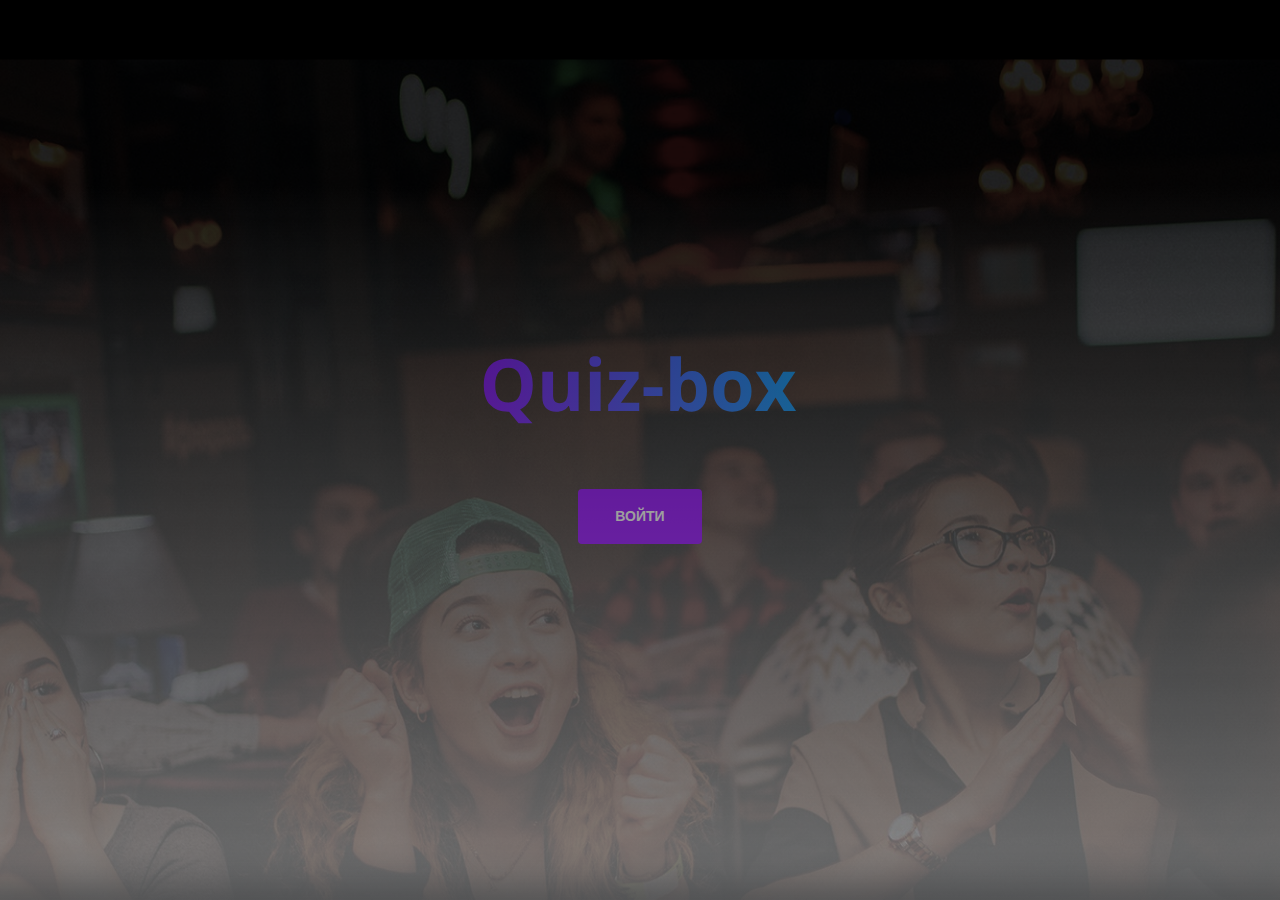
<file: index.html>
<!DOCTYPE html>
<html lang="ru">
<head>
    <meta charset="UTF-8">
    <meta http-equiv="X-UA-Compatible" content="IE=edge">
    <meta name="viewport" content="width=device-width, initial-scale=1.0">
    <link rel="stylesheet" href="main.css">
    <title>welcome_page</title>
</head>
<body>
    <div class="welcome">
        <div class="welcome_container">
            <div class="welcome_content">
                <img src="img/Quiz-box.svg" alt="logo" class="welcome_content-logo">
                <a href="main.html" class="button">войти</a>
            </div>
        </div>
    </div> 
</body>
</html>
</file>
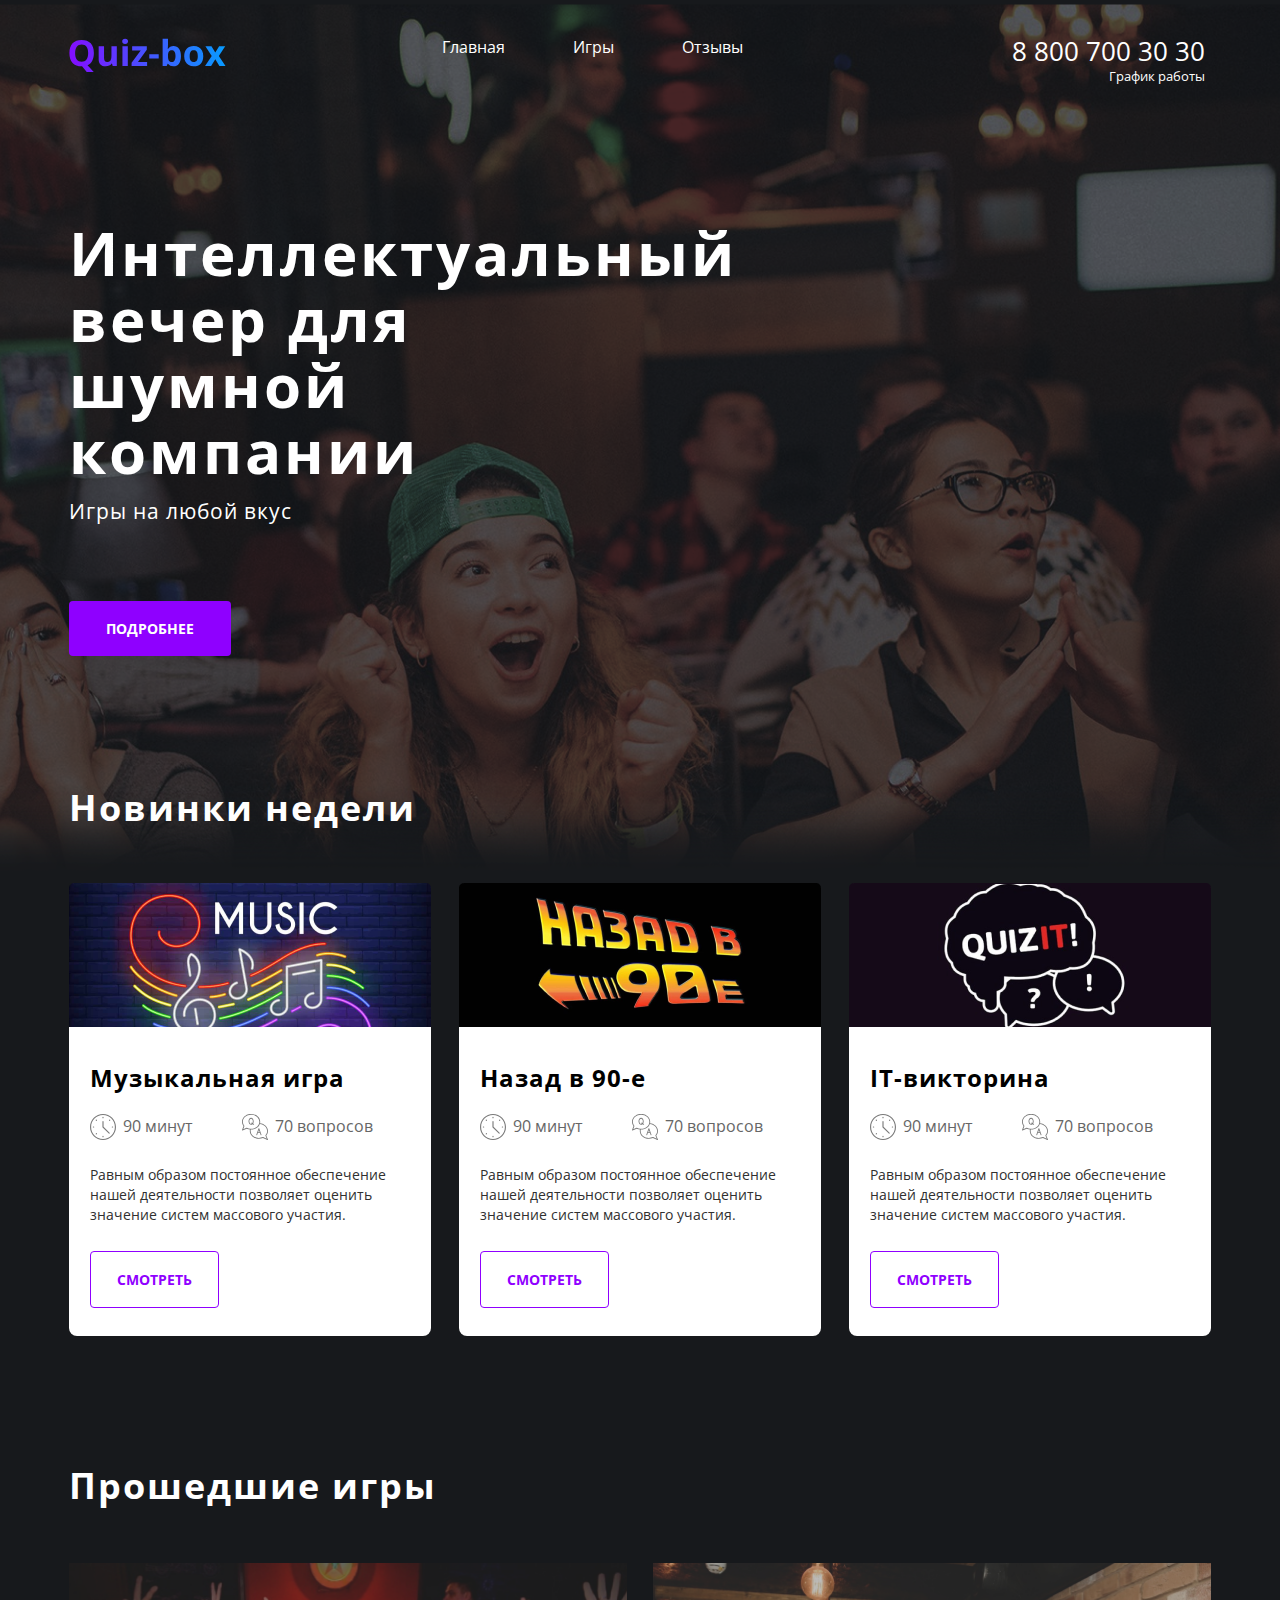
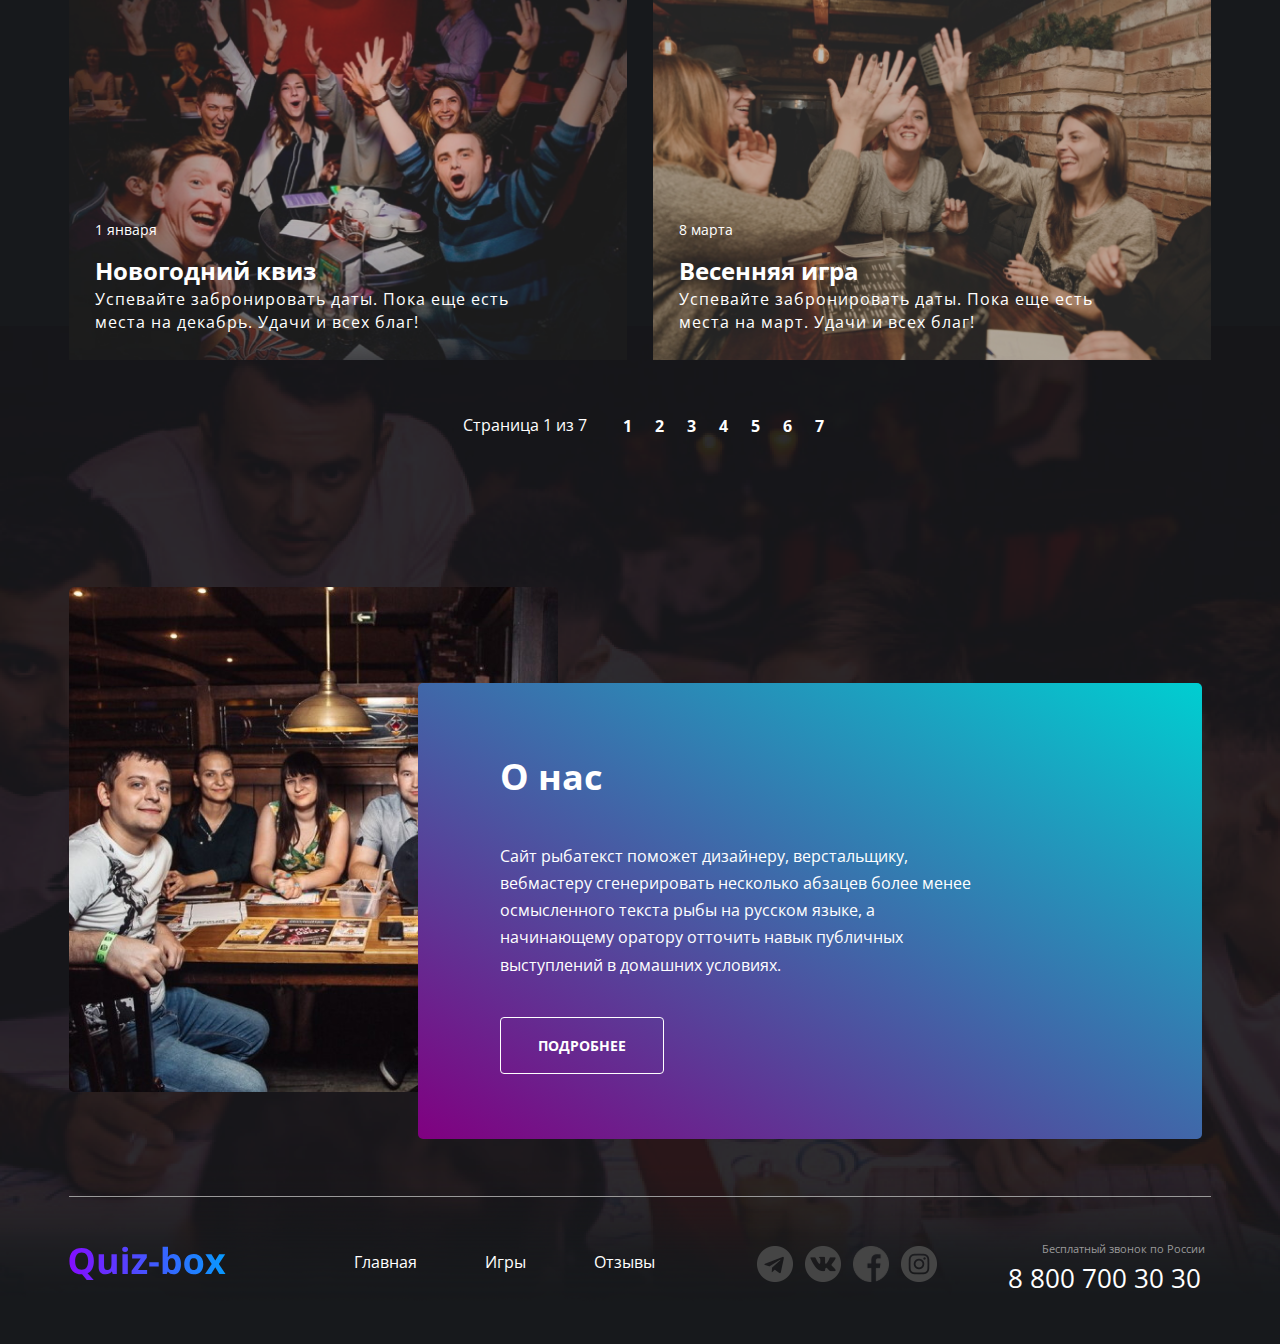
<file: main.html>
<!DOCTYPE html>
<html lang="ru">
<head>
    <meta charset="UTF-8">
    <meta http-equiv="X-UA-Compatible" content="IE=edge">
    <meta name="viewport" content="width=device-width, initial-scale=1.0">
    <link rel="preconnect" href="https://fonts.gstatic.com">
    <link href="https://fonts.googleapis.com/css2?family=Open+Sans:wght@400;600;700;800&display=swap" rel="stylesheet">
    <link rel="stylesheet" href="main.css">
    <title>Quiz-box</title>
</head>
<body>
    <div class="wrapper">
            <section class="hero">
                <div class="container">
                    <header class="header">
                        <a href="" class="hero__link">
                            <img src="img/Quiz-box.svg" alt="logo" class="logo welcome_content-logo">
                        </a>
                        <nav class="menu">
                            <ul class="menu__list">
                                <li class="menu__item">
                                    <a href="main.html" class="menu__link">Главная</a>
                                </li>
                                <li class="menu__item">
                                    <a href="services.html" class="menu__link">Игры</a>
                                </li>
                                <li class="menu__item">
                                    <a href="reviews.html" class="menu__link">Отзывы</a>
                                </li>
                            </ul>
                        </nav>                       
                        <address class="contacts">
                            <a href="" class="contacts__phone">8 800 700 30 30</a>
                            <div class="contacts__wrap">
                                <div class="contacts__workhours">
                                    <a href="#" class="contacts__link">График работы</a>
                                </div>
                                <div class="contacts__tooltip">
                                    <p>пн-вс: 09:00 - 20:00</p>
                                    <p>Обед: 14:00-14:30</p>
                                </div>
                            </div>
                        </address>
                    </header>
                    <div class="hero__content">
                        <div class="hero__text-section">
                            <h1 class="hero__title">Интеллектуальный вечер для шумной компании</h1>
                            <h4 class="hero__subtitle">Игры на любой вкус</h4>
                            <a href="#" class="button">подробнее</a>
                        </div>                   
                    </div>
                </div>
            </section> 
            <section class="section">
                <div class="container">
                    <div class="services">
                        <h2 class="services__title">Новинки недели</h2>
                        <ul class="services__list">
                            <li class="services__item">
                                <div class="service__img-wrap">
                                    <img src="img/music-quiz.png" alt="picture" class="services__img">
                                </div>
                                <div class="service__content">
                                    <h3 class="services__name">Музыкальная игра</h3>
                                    <ul class="service__circs">
                                        <li class="service__article">
                                            <img src="img/clock.svg" alt="pictureClok" class="service__article-img">
                                            <p>90 минут</p>
                                        </li>
                                        <li class="service__article">
                                            <img src="img/qa.svg" alt="pictureQuestions" class="service__article-img">
                                            <p>70 вопросов</p>
                                        </li>
                                    </ul>
                                    <div class="service__text">
                                        <p>
                                            Равным образом постоянное обеспечение нашей
                                            деятельности позволяет оценить значение систем массового участия.
                                        </p>
                                    </div>                                  
                                    <div class="service__button"><a href="#" class="button service__btn">смотреть</a></div>
                                </div>
                            </li>
                            <li class="services__item">
                                <div class="service__img-wrap">
                                    <img src="img/Group.png" alt="picture" class="services__img">
                                </div>
                                <div class="service__content">
                                    <h3 class="services__name">Назад в 90-е</h3>
                                    <ul class="service__circs">
                                        <li class="service__article">
                                            <img src="img/clock.svg" alt="pictureClok" class="service__article-img">
                                            <p>90 минут</p>
                                        </li>
                                        <li class="service__article">
                                            <img src="img/qa.svg" alt="pictureQuestions" class="service__article-img">
                                            <p>70 вопросов</p>
                                        </li>
                                    </ul>
                                    <div class="service__text">
                                        <p>
                                            Равным образом постоянное обеспечение нашей
                                            деятельности позволяет оценить значение систем массового участия.
                                        </p>
                                    </div>   
                                    <a href="#" class="button service__btn">смотреть</a>
                                </div>
                            </li>
                            <li class="services__item">
                                <div class="service__img-wrap">
                                    <img src="img/Group2.png" alt="picture" class="services__img">
                                </div>
                                <div class="service__content">
                                    <h3 class="services__name">IT-викторина</h3>
                                    <ul class="service__circs">
                                        <li class="service__article">
                                            <img src="img/clock.svg" alt="pictureClok" class="service__article-img">
                                            <p>90 минут</p>
                                        </li>
                                        <li class="service__article">
                                            <img src="img/qa.svg" alt="pictureQuestions" class="service__article-img">
                                            <p>70 вопросов</p>
                                        </li>
                                    </ul>
                                    <div class="service__text">
                                        <p>
                                            Равным образом постоянное обеспечение нашей
                                            деятельности позволяет оценить значение систем массового участия.
                                        </p>
                                    </div>   
                                    <a href="#" class="button service__btn">смотреть</a>
                                </div>
                            </li>
                        </ul>
                    </div>
                </div>
            </section>
            <section class="section">
                <div class="container">
                    <div class="news">
                        <h2 class="news__title">Прошедшие игры</h2>
                        <ul class="news__list">
                            <li class="news__item">
                                <img src="img/kto_gde_kviz__moskva_1_qg_large.png" alt="photo_quiz" class="news__picture">
                                <div class="news__text">
                                    <p class="news__date">1 января</p>
                                    <h4>Новогодний квиз</h4>
                                    <p class="news__description">Успевайте забронировать даты. Пока еще есть места на декабрь. Удачи и всех благ!</p>
                                </div>
                            </li>
                            <li class="news__item">
                                <img src="img/picturequiz.png" alt="photo_quiz" class="news__picture">
                                <div class="news__text">
                                    <p class="news__date">8 марта</p>
                                    <h4>Весенняя игра</h4>
                                    <p class="news__description">Успевайте забронировать даты. Пока еще есть места на март. Удачи и всех благ!</p>
                                </div>
                            </li>
                        </ul>
                        <div class="paginator">
                            <div class="paginator__display">Страница 1 из 7</div>
                            <ul class="paginator__list">
                                <li class="paginator__item pager__item-active"><a href="#" class="paginator__link">1</a></li>
                                <li class="paginator__item pager__item-active"><a href="#" class="paginator__link">2</a></li>
                                <li class="paginator__item pager__item-active"><a href="#" class="paginator__link">3</a></li>
                                <li class="paginator__item pager__item-active"><a href="#" class="paginator__link">4</a></li>
                                <li class="paginator__item pager__item-active"><a href="#" class="paginator__link">5</a></li>
                                <li class="paginator__item pager__item-active"><a href="#" class="paginator__link">6</a></li>
                                <li class="paginator__item pager__item-active"><a href="#" class="paginator__link">7</a></li>
                            </ul>
                        </div>
                    </div>
                </div>
            </section>
            <section class="section">
                <div class="container">
                    <div class="about">
                        <div class="about__content">
                            <h2 class="about__title">О нас</h2>
                            <div class="about__text">
                                <p>
                                    Сайт рыбатекст поможет дизайнеру, 
                                    верстальщику, вебмастеру сгенерировать несколько абзацев 
                                    более менее осмысленного текста рыбы на русском языке, 
                                    а начинающему оратору отточить навык публичных выступлений 
                                    в домашних условиях. 
                                </p>
                            </div>
                            <a href="#" class="button about__btn">Подробнее</a>
                        </div>
                    </div>
                </div>
            </section> 
            <section class="section">
                <div class="container">
                    <div class="footer">                    
                            <a href="" class="hero__link">
                                <img src="img/Quiz-box.svg" alt="logo" class="logo welcome_content-logo">
                            </a>
                            <nav class="menu">
                                <ul class="menu__list footer__menu__list">
                                    <li class="menu__item">
                                        <a href="main.html" class="menu__link">Главная</a>
                                    </li>
                                    <li class="menu__item">
                                        <a href="services.html" class="menu__link">Игры</a>
                                    </li>
                                    <li class="menu__item">
                                        <a href="reviews.html" class="menu__link">Отзывы</a>
                                    </li>
                                </ul>
                            </nav>
                            <ul class="social">
                                <li class="social__item social__item--icon--teleg">
                                    <a href="#" class="social__link"></a>
                                </li>
                                <li class="social__item social__item--icon--vk">
                                    <a href="#" class="social__link"></a>
                                </li>
                                <li class="social__item social__item--icon--face">
                                    <a href="#" class="social__link"></a>
                                </li>
                                <li class="social__item social__item--icon--insta">
                                    <a href="#" class="social__link"></a>
                                </li>
                            </ul>
                            <address class="contacts">
                                <div class="contacts__description">Бесплатный звонок по России</div>
                                <a href="" class="contacts__phone footer_contacts__phone">8 800 700 30 30</a>
                                <div class="contacts__wrap">
                                </div>
                            </address>
                       
                    </div>
                </div>
            </section>         
    </div>
</body>
</html>
</file>
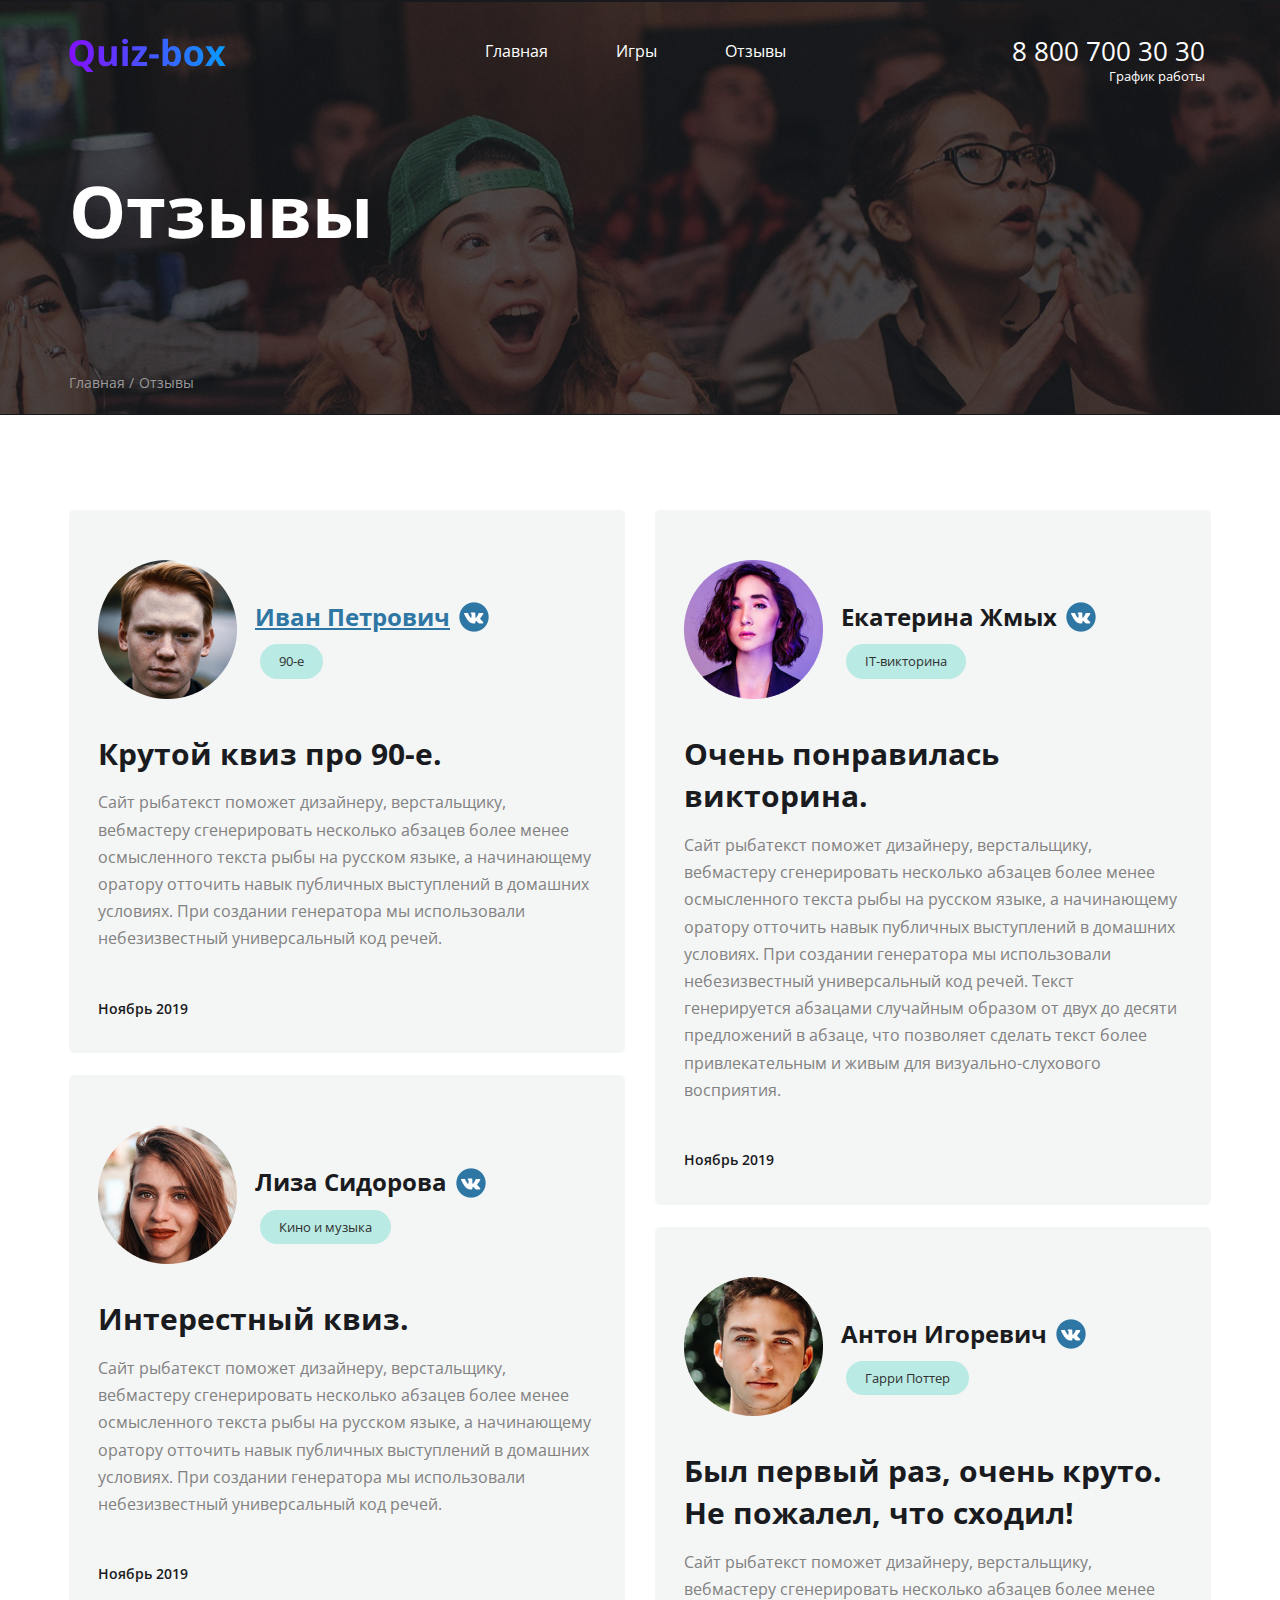
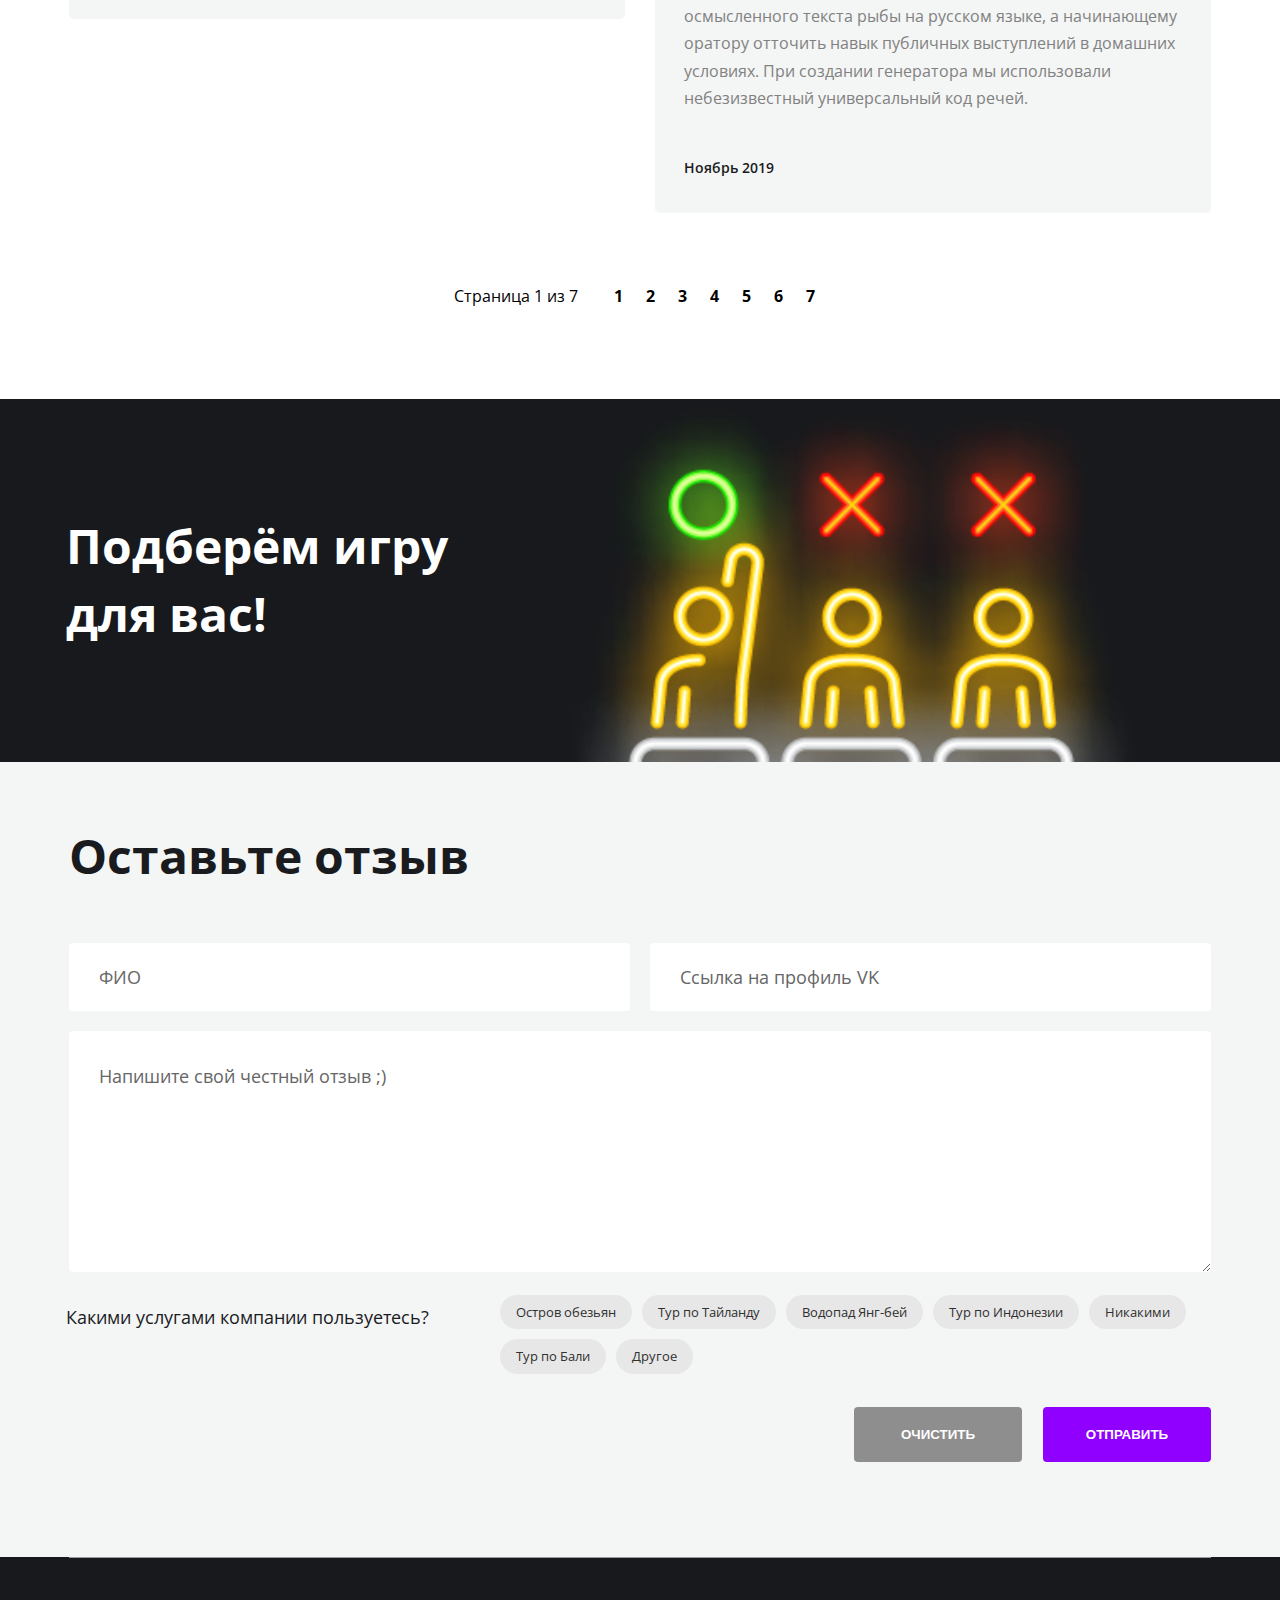
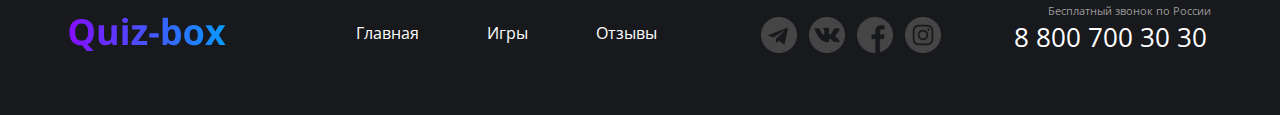
<file: reviews.html>
<!DOCTYPE html>
<html lang="ru">
<head>
    <meta charset="UTF-8">
    <meta http-equiv="X-UA-Compatible" content="IE=edge">
    <meta name="viewport" content="width=device-width, initial-scale=1.0">
    <link rel="preconnect" href="https://fonts.gstatic.com">
    <link href="https://fonts.googleapis.com/css2?family=Open+Sans:wght@400;600;700;800&display=swap" rel="stylesheet">
    <link rel="stylesheet" href="main.css">
    <title>reviews</title>
</head>
<body>
    <div class="wrapp">
        <section class="section top__line top__line_reviews">
            <div class="container">
                <header class="header header__services header__reviews">
                    <a href="" class="hero__link">
                        <img src="img/Quiz-box.svg" alt="logo" class="logo welcome_content-logo">
                    </a>
                    <nav class="menu">
                        <ul class="menu__list menu_list-services">
                            <li class="menu__item menu__item-services">
                                <a href="main.html" class="menu__link">Главная</a>
                            </li>
                            <li class="menu__item">
                                <a href="services.html" class="menu__link">Игры</a>
                            </li>
                            <li class="menu__item">
                                <a href="reviews.html" class="menu__link">Отзывы</a>
                            </li>
                        </ul>
                    </nav>                       
                    <address class="contacts">
                        <a href="" class="contacts__phone">8 800 700 30 30</a>
                        <div class="contacts__wrap">
                            <div class="contacts__workhours">
                                <a href="#" class="contacts__link">График работы</a>
                            </div>
                            <div class="contacts__tooltip">
                                <p>пн-вс: 09:00 - 20:00</p>
                                <p>Обед: 14:00-14:30</p>
                            </div>
                        </div>
                    </address>
                </header>
                <div class="hero__content service-hero__content">
                    <div class="hero__text-section">
                        <h1 class="hero__title service-hero__title reviews__hero_title">Отзывы</h1>
                    </div>
                    <nav class="breadcrumbs">
                        <ul class="breadcrumbs__list">
                            <li class="breadcrumbs__item">
                                <a href="main.html" class="breadcrumbs__link">Главная</a>
                            </li>
                            <li class="breadcrumbs__item">
                                <a href="reviews.html" class="breadcrumbs__link">Отзывы</a>
                            </li>
                        </ul>                         
                    </nav>
                </div>               
            </div>
        </section>
        <section class="section">
            <div class="container">
                <div class="rewiews">
                    <ul class="rewiews__list">
                        <li class="rewiews__item rewiew">
                            <div class="reviews__item-head">
                                <div class="reviews__photo">
                                    <img src="img/avatar1.png" alt="avatar" class="rewiews__img">
                                </div>
                                <div class="reviews__userdata">
                                    <a href="#" class="reviews__user reviews__user-active">Иван Петрович</a>
                                    <ul class="reviews__tags">
                                        <li class="reviews__tag_item tag tag--bg--blue">90-е</li>
                                    </ul>
                                </div>
                            </div>
                            
                            <div class="reviews__content">
                                <h3 class="reviews__title">Крутой квиз про 90-е.</h3>
                                <div class="reviews__content--text">
                                    <p>
                                        Сайт рыбатекст поможет дизайнеру, верстальщику, вебмастеру 
                                        сгенерировать несколько абзацев более менее осмысленного текста рыбы на русском 
                                        языке, а 
                                        начинающему оратору отточить навык публичных выступлений в домашних условиях. 
                                        При создании генератора мы использовали небезизвестный универсальный код речей. 
                                    </p>
                                </div>  
                                <time class="reviews__date">Ноябрь 2019</time>
                            </div>
                        </li>
                        <li class="rewiews__item rewiew">
                            <div class="reviews__item-head">
                                <div class="reviews__photo">
                                    <img src="img/avatar3.png" alt="avatar" class="rewiews__img">
                                </div>
                                <div class="reviews__userdata">
                                    <a href="#" class="reviews__user">Лиза Сидорова</a>
                                    <ul class="reviews__tags">
                                        <li class="reviews__tag_item tag tag--bg--blue">Кино и музыка</li>
                                    </ul>
                                </div>
                            </div>
                            
                            <div class="reviews__content">
                                <h3 class="reviews__title">Интерестный квиз.</h3>
                                <div class="reviews__content--text">
                                    <p>
                                        Сайт рыбатекст поможет дизайнеру, верстальщику, вебмастеру 
                                        сгенерировать несколько абзацев более менее осмысленного текста рыбы на русском 
                                        языке, а 
                                        начинающему оратору отточить навык публичных выступлений в домашних условиях. 
                                        При создании генератора мы использовали небезизвестный универсальный код речей. 
                                    </p>
                                </div>  
                                <time class="reviews__date">Ноябрь 2019</time>
                            </div>
                        </li>
                        <li class="rewiews__item rewiew">
                            <div class="reviews__item-head">
                                <div class="reviews__photo">
                                    <img src="img/avatar2.png" alt="avatar" class="rewiews__img">
                                </div>
                                <div class="reviews__userdata">
                                    <a href="#" class="reviews__user">Екатерина Жмых</a>
                                    <ul class="reviews__tags">
                                        <li class="reviews__tag_item tag tag--bg--blue">IT-викторина</li>
                                    </ul>
                                </div>
                            </div>
                            
                            <div class="reviews__content">
                                <h3 class="reviews__title">Очень понравилась викторина.</h3>
                                <div class="reviews__content--text">
                                    <p>
                                        Сайт рыбатекст поможет дизайнеру, верстальщику, вебмастеру сгенерировать несколько абзацев 
                                        более менее осмысленного текста рыбы на русском языке, а начинающему оратору отточить навык 
                                        публичных выступлений в домашних условиях. При создании генератора мы использовали 
                                        небезизвестный универсальный код речей. Текст генерируется абзацами случайным образом 
                                        от двух до десяти предложений в абзаце,
                                         что позволяет сделать текст более привлекательным и живым для визуально-слухового восприятия.
                                    </p>
                                </div>  
                                <time class="reviews__date">Ноябрь 2019</time>
                            </div>
                        </li>
                        <li class="rewiews__item rewiew">
                            <div class="reviews__item-head">
                                <div class="reviews__photo">
                                    <img src="img/avatar4.png" alt="avatar" class="rewiews__img">
                                </div>
                                <div class="reviews__userdata">
                                    <a href="#" class="reviews__user">Антон Игоревич</a>
                                    <ul class="reviews__tags">
                                        <li class="reviews__tag_item tag tag--bg--blue">Гарри Поттер</li>
                                    </ul>
                                </div>
                            </div>                         
                            <div class="reviews__content">
                                <h3 class="reviews__title">Был первый раз, очень круто. Не пожалел, что сходил! </h3>
                                <div class="reviews__content--text">
                                    <p>
                                        Сайт рыбатекст поможет дизайнеру, верстальщику, вебмастеру 
                                        сгенерировать несколько абзацев более менее осмысленного текста рыбы на русском 
                                        языке, а 
                                        начинающему оратору отточить навык публичных выступлений в домашних условиях. 
                                        При создании генератора мы использовали небезизвестный универсальный код речей. 
                                    </p>
                                </div>  
                                <time class="reviews__date">Ноябрь 2019</time>
                            </div>
                        </li>
                    </ul>
                    <div class="paginator paginator-color">
                        <div class="paginator__display paginator-display__services">Страница 1 из 7</div>
                        <ul class="paginator__list paginator__list-services">
                            <li class="paginator__item pager__item-active">
                                <a href="#" class="paginator__link paginator__link-color">1</a>
                            </li>
                            <li class="paginator__item pager__item-active">
                                <a href="#" class="paginator__link paginator__link-color">2</a>
                            </li>
                            <li class="paginator__item pager__item-active">
                                <a href="#" class="paginator__link paginator__link-color">3</a>
                            </li>
                            <li class="paginator__item pager__item-active">
                                <a href="#" class="paginator__link paginator__link-color">4</a>
                            </li>
                            <li class="paginator__item pager__item-active">
                                <a href="#" class="paginator__link paginator__link-color">5</a>
                            </li>
                            <li class="paginator__item pager__item-active">
                                <a href="#" class="paginator__link paginator__link-color">6</a>
                            </li>
                            <li class="paginator__item pager__item-active">
                                <a href="#" class="paginator__link paginator__link-color">7</a>
                            </li>
                        </ul>
                    </div>
                </div>
            </div>
        </section>
        <section class="separator">
            <div class="container">
                <div class="separator__content">
                    <h2 class="separator__title">Подберём игру для вас!</h2>
                </div>
            </div>
        </section>
        <section class="inner-section inner-section--bg--gray">
            <div class="container">
                <div class="inner-section__title">
                    <h2>Оставьте отзыв</h2> 
                    </div>
                    <form class="form">
                        <div class="form__row">
                            <input type="text" placeholder="ФИО" class="form__input">
                            <input type="text" placeholder="Ссылка на профиль VK" class="form__input">
                        </div>
                        <div class="form__row form-row_textarea">
                            <textarea placeholder="Напишите свой честный отзыв ;)" class="form__input form__input--textarea"></textarea>
                        </div>
                        <div class="form__controls">
                            <div class="form__controls__title">
                                <p>Какими услугами компании пользуетесь?</p>
                            </div>
                            <ul class="controls__list">
                                <li class="controls__item">
                                    <label class="controls__elem">
                                        <input type="checkbox" class="controls__chekbox">
                                        <div class="tag controls__tag">Остров обезьян</div>
                                    </label>
                                </li>
                                <li class="controls__item">
                                    <label class="controls__elem">
                                        <input type="checkbox" class="controls__chekbox">
                                        <div class="tag controls__tag">Тур по Тайланду</div>
                                    </label>
                                </li>
                                <li class="controls__item">
                                    <label class="controls__elem">
                                        <input type="checkbox" class="controls__chekbox">
                                        <div class="tag controls__tag">Водопад Янг-бей</div>
                                    </label>
                                </li>
                                <li class="controls__item">
                                    <label class="controls__elem">
                                        <input type="checkbox" class="controls__chekbox">
                                        <div class="tag controls__tag">Тур по Индонезии</div>
                                    </label>
                                </li>
                                <li class="controls__item">
                                    <label class="controls__elem">
                                        <input type="checkbox" class="controls__chekbox">
                                        <div class="tag controls__tag">Никакими</div>
                                    </label>
                                </li>
                                <li class="controls__item">
                                    <label class="controls__elem">
                                        <input type="checkbox" class="controls__chekbox">
                                        <div class="tag controls__tag">Тур по Бали</div>
                                    </label>
                                </li>
                                <li class="controls__item">
                                    <label class="controls__elem">
                                        <input type="checkbox" class="controls__chekbox">
                                        <div class="tag controls__tag">Другое</div>
                                    </label>
                                </li>
                            </ul>
                        </div>
                        <div class="form__btns">
                            <button type="reset" class="button form__btn btn--color--grey">очистить</button>
                            <button type="submit" class="button form__btn btn--color--purple">отправить</button>
                        </div>
                    </form>
                </div>
            
        </section>
        <section class="section footer-wrap">
            <div class="container">
                <div class="footer footer__services">                    
                        <a href="" class="hero__link">
                            <img src="img/Quiz-box.svg" alt="logo" class="logo welcome_content-logo">
                        </a>
                        <nav class="menu">
                            <ul class="menu__list footer__menu__list">
                                <li class="menu__item">
                                    <a href="main.html" class="menu__link">Главная</a>
                                </li>
                                <li class="menu__item">
                                    <a href="services.html" class="menu__link">Игры</a>
                                </li>
                                <li class="menu__item">
                                    <a href="reviews.html" class="menu__link">Отзывы</a>
                                </li>
                            </ul>
                        </nav>
                        <ul class="social">
                            <li class="social__item social__item--icon--teleg">
                                <a href="#" class="social__link"></a>
                            </li>
                            <li class="social__item social__item--icon--vk">
                                <a href="#" class="social__link"></a>
                            </li>
                            <li class="social__item social__item--icon--face">
                                <a href="#" class="social__link"></a>
                            </li>
                            <li class="social__item social__item--icon--insta">
                                <a href="#" class="social__link"></a>
                            </li>
                        </ul>
                        <address class="contacts contacts__services">
                            <div class="contacts__description">Бесплатный звонок по России</div>
                            <a href="" class="contacts__phone footer_contacts__phone phone__services">8 800 700 30 30</a>
                            <div class="contacts__wrap">
                            </div>
                        </address>                  
                </div>
            </div>
        </section>
</body>
</html>
</file>
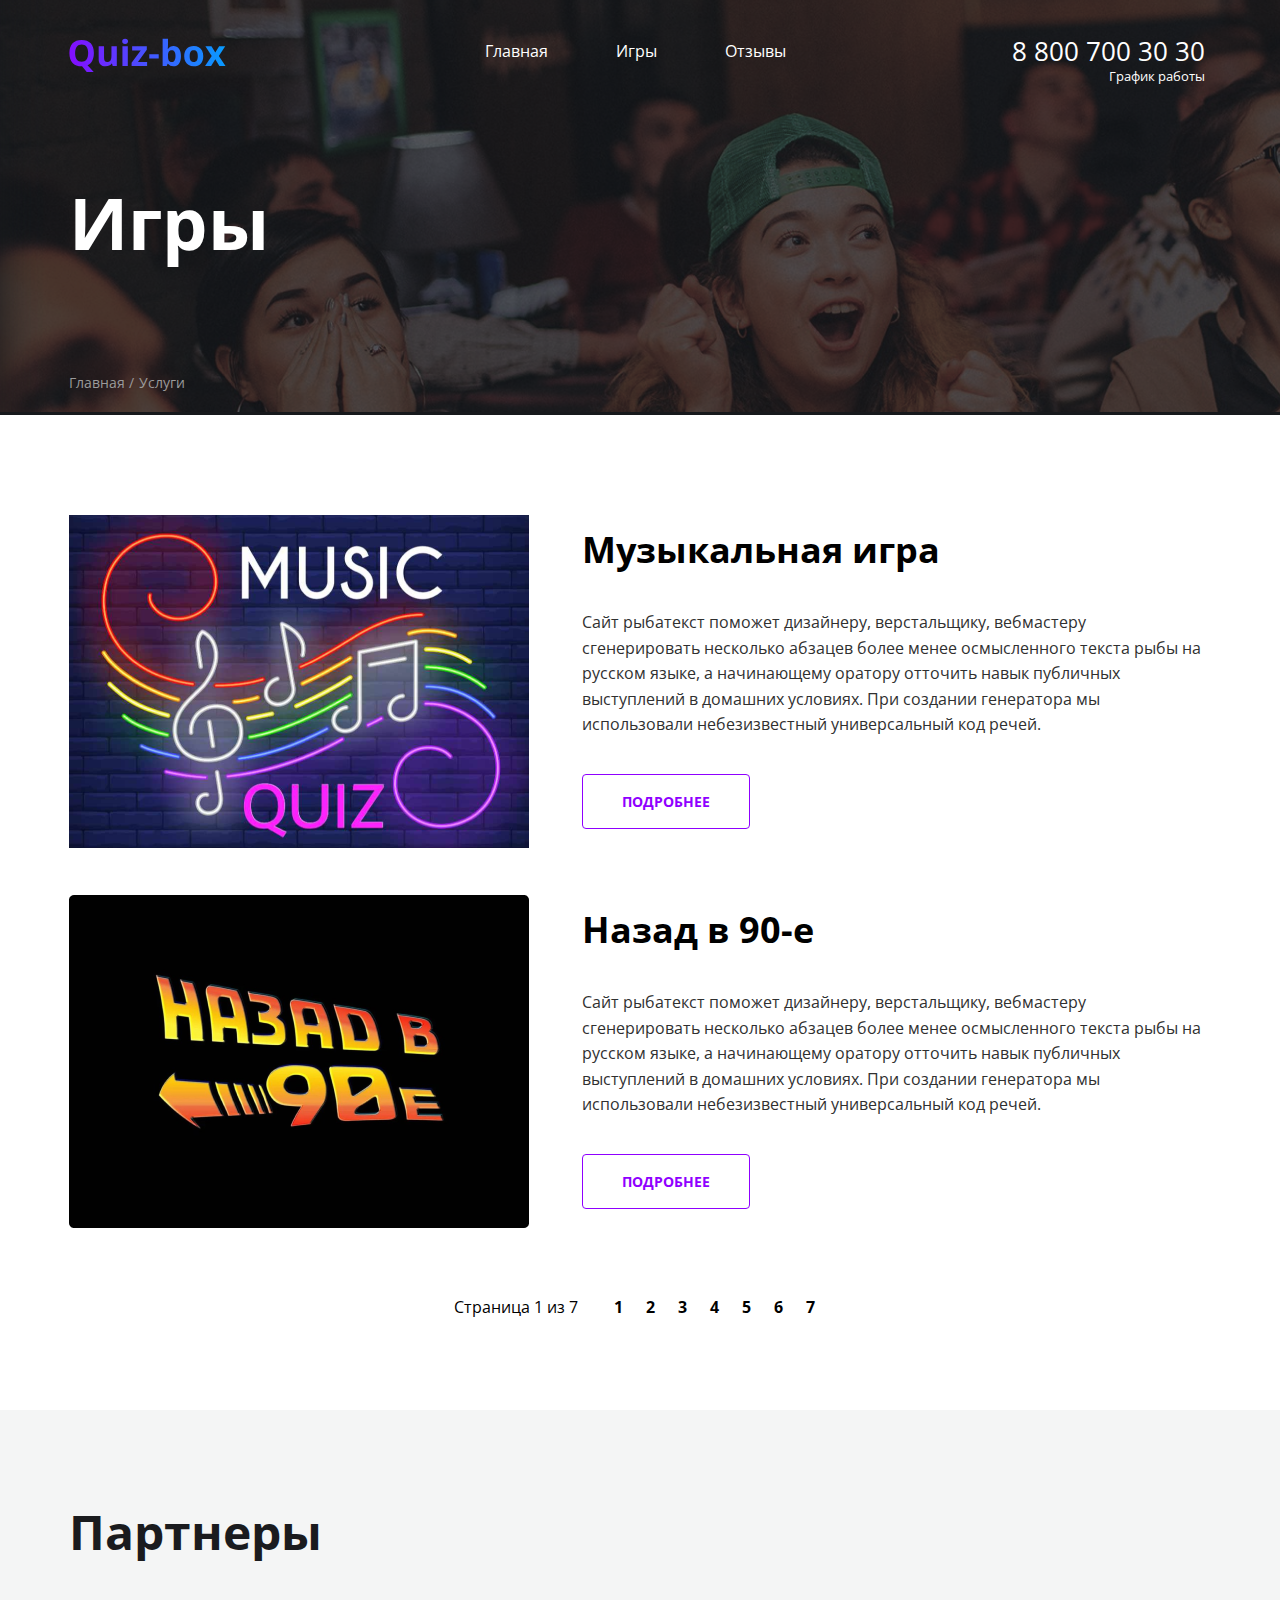
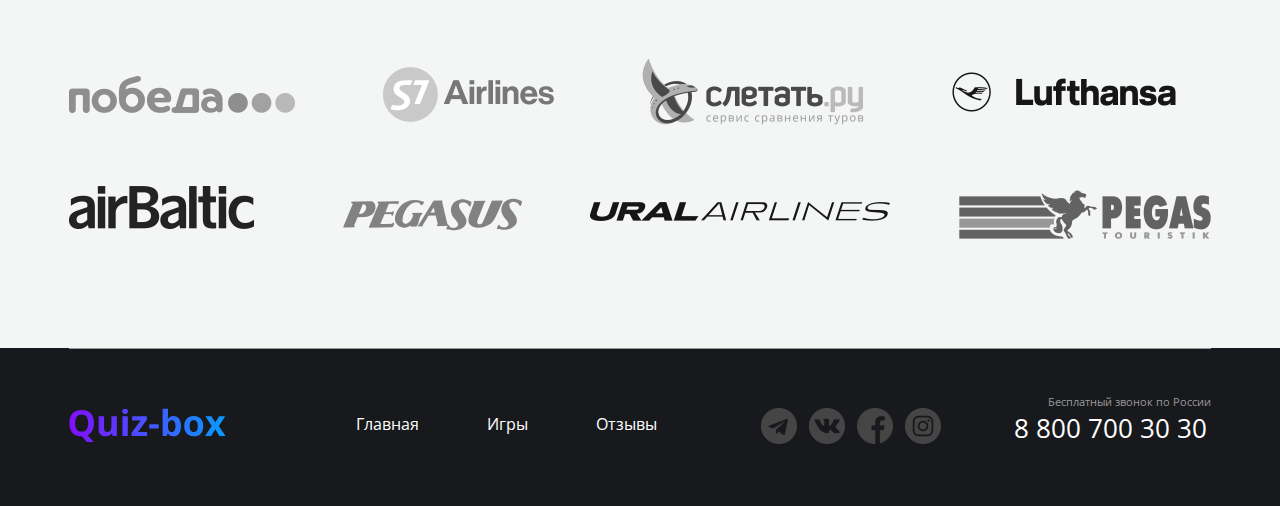
<file: services.html>
<!DOCTYPE html>
<html lang="ru">
<head>
    <meta charset="UTF-8">
    <meta http-equiv="X-UA-Compatible" content="IE=edge">
    <meta name="viewport" content="width=device-width, initial-scale=1.0">
    <link rel="preconnect" href="https://fonts.gstatic.com">
    <link href="https://fonts.googleapis.com/css2?family=Open+Sans:wght@400;600;700;800&display=swap" rel="stylesheet">
    <link rel="stylesheet" href="main.css">
    <title>Services</title>
</head>
<body>
    <div class="wrapp">
        <section class="section top__line">
            <div class="container">
                <header class="header header__services">
                    <a href="" class="hero__link">
                        <img src="img/Quiz-box.svg" alt="logo" class="logo welcome_content-logo">
                    </a>
                    <nav class="menu">
                        <ul class="menu__list menu_list-services">
                            <li class="menu__item menu__item-services">
                                <a href="main.html" class="menu__link">Главная</a>
                            </li>
                            <li class="menu__item">
                                <a href="services.html" class="menu__link">Игры</a>
                            </li>
                            <li class="menu__item">
                                <a href="reviews.html" class="menu__link">Отзывы</a>
                            </li>
                        </ul>
                    </nav>                       
                    <address class="contacts">
                        <a href="" class="contacts__phone">8 800 700 30 30</a>
                        <div class="contacts__wrap">
                            <div class="contacts__workhours">
                                <a href="#" class="contacts__link">График работы</a>
                            </div>
                           <div class="contacts__tooltip">
                                <p>пн-вс: 09:00 - 20:00</p>
                                <p>Обед: 14:00-14:30</p>
                            </div>
                        </div>
                    </address>
                </header>
                <div class="hero__content service-hero__content">
                    <div class="hero__text-section">
                        <h1 class="hero__title service-hero__title">Игры</h1>
                    </div>
                    <nav class="breadcrumbs">
                        <ul class="breadcrumbs__list">
                            <li class="breadcrumbs__item">
                                <a href="main.html" class="breadcrumbs__link">Главная</a>
                            </li>
                            <li class="breadcrumbs__item">
                                <a href="services.html" class="breadcrumbs__link">Услуги</a>
                            </li>
                        </ul>                         
                    </nav>
                </div>               
            </div>
        </section>
        <section class="section">
            <div class="container">
                <div class="offers">
                    <ul class="offers__list">
                        <li class="offers__item">
                            <img src="img/music-quiz 1.png" alt="picture" class="offers__img">
                            <div class="offers__content">
                                <h3 class="offers__title">Музыкальная игра</h3>
                                <div class="offers__text">
                                    <p> 
                                       Сайт рыбатекст поможет дизайнеру, верстальщику, вебмастеру сгенерировать 
                                       несколько абзацев более менее осмысленного текста рыбы на русском языке, 
                                       а начинающему оратору отточить навык публичных выступлений в домашних условиях. 
                                       При создании генератора мы использовали небезизвестный универсальный код речей. 
                                    </p>
                                </div>
                                <a href="#" class="button offers__btn">Подробнее</a>
                            </div>
                        </li>
                        <li class="offers__item">
                            <img src="img/pic_90.png" alt="picture" class="offers__img">
                            <div class="offers__content">
                                <h3 class="offers__title">Назад в 90-е</h3>
                                <div class="offers__text">
                                    <p> 
                                       Сайт рыбатекст поможет дизайнеру, верстальщику, вебмастеру сгенерировать 
                                       несколько абзацев более менее осмысленного текста рыбы на русском языке, 
                                       а начинающему оратору отточить навык публичных выступлений в домашних условиях. 
                                       При создании генератора мы использовали небезизвестный универсальный код речей. 
                                    </p>
                                </div>
                                <a href="#" class="button offers__btn">Подробнее</a>
                            </div>
                        </li>
                    </ul>
                    <div class="paginator paginator-color">
                        <div class="paginator__display paginator-display__services">Страница 1 из 7</div>
                        <ul class="paginator__list paginator__list-services">
                            <li class="paginator__item pager__item-active">
                                <a href="#" class="paginator__link paginator__link-color">1</a>
                            </li>
                            <li class="paginator__item pager__item-active">
                                <a href="#" class="paginator__link paginator__link-color">2</a>
                            </li>
                            <li class="paginator__item pager__item-active">
                                <a href="#" class="paginator__link paginator__link-color">3</a>
                            </li>
                            <li class="paginator__item pager__item-active">
                                <a href="#" class="paginator__link paginator__link-color">4</a>
                            </li>
                            <li class="paginator__item pager__item-active">
                                <a href="#" class="paginator__link paginator__link-color">5</a>
                            </li>
                            <li class="paginator__item pager__item-active">
                                <a href="#" class="paginator__link paginator__link-color">6</a>
                            </li>
                            <li class="paginator__item pager__item-active">
                                <a href="#" class="paginator__link paginator__link-color">7</a>
                            </li>
                        </ul>
                    </div>
                </div>
            </div>
        </section>
        <section class="section partners-wrap">
            <div class="container">
                <div class="partners">
                    <h2 class="partners__title">Партнеры</h2>
                    <div class="partners__logos">
                        <ul class="partners__list">
                            <li class="partners__item partners__item-pobeda">
                                <a href="#" class="partners__link">
                                    <!--<img src="img/pobeda.svg" alt="logo" class="partners__img">-->
                                </a>
                            </li>
                            <li class="partners__item partners__item-s7">
                                <a href="#" class="partners__link">
                                     <!--<img src="img/s7.svg" alt="logo" class="partners__img">-->
                                </a>
                            </li>
                            <li class="partners__item">
                                <a href="#" class="partners__link">
                                    <img src="img/lets-fly.svg" alt="logo" class="partners__img">
                                </a>
                            </li>
                            <li class="partners__item">
                                <a href="#" class="partners__link">
                                    <img src="img/lufthansa.svg" alt="logo" class="partners__img">
                                </a>
                            </li>
                            <li class="partners__item partners__item-airbaltic">
                                <a href="#" class="partners__link">
                                  <!--  <img src="img/airbaltic.svg" alt="logo" class="partners__img">-->
                                </a>
                            </li>
                            <li class="partners__item partners__item-pegasus">
                                <a href="#" class="partners__link">
                                   <!-- <img src="img/pegasus.svg" alt="logo" class="partners__img">-->
                                </a>
                            </li>
                            <li class="partners__item">
                                <a href="#" class="partners__link">
                                    <img src="img/ural.svg" alt="logo" class="partners__img">
                                </a>
                            </li>
                            <li class="partners__item partners__item-pegas">
                                <a href="#" class="partners__link">
                                     <!--<img src="img/pegas.svg" alt="logo" class="partners__img">-->
                                </a>
                            </li>
                        </ul>
                    </div>
                </div>
            </div>
        </section>
        <section class="section footer-wrap">
            <div class="container">
                <div class="footer footer__services">                    
                        <a href="" class="hero__link">
                            <img src="img/Quiz-box.svg" alt="logo" class="logo welcome_content-logo">
                        </a>
                        <nav class="menu">
                            <ul class="menu__list footer__menu__list">
                                <li class="menu__item">
                                    <a href="main.html" class="menu__link">Главная</a>
                                </li>
                                <li class="menu__item">
                                    <a href="services.html" class="menu__link">Игры</a>
                                </li>
                                <li class="menu__item">
                                    <a href="reviews.html" class="menu__link">Отзывы</a>
                                </li>
                            </ul>
                        </nav>
                        <ul class="social">
                            <li class="social__item social__item--icon--teleg">
                                <a href="#" class="social__link"></a>
                            </li>
                            <li class="social__item social__item--icon--vk">
                                <a href="#" class="social__link"></a>
                            </li>
                            <li class="social__item social__item--icon--face">
                                <a href="#" class="social__link"></a>
                            </li>
                            <li class="social__item social__item--icon--insta">
                                <a href="#" class="social__link"></a>
                            </li>
                        </ul>
                        <address class="contacts contacts__services">
                            <div class="contacts__description">Бесплатный звонок по России</div>
                            <a href="" class="contacts__phone footer_contacts__phone phone__services">8 800 700 30 30</a>
                            <div class="contacts__wrap">
                            </div>
                        </address>                  
                </div>
            </div>
        </section> 
    </div>
</body>
</html>
</file>
<file: main.css>
body {
    margin: 0;
    padding: 0;
    font-family: 'Open Sans', Helvetica, sans-serif;
    font-size: 14px;
    line-height: 1.42;
    font-weight: 400;
    color: #fff;
}
ul li {
    list-style: none;
    padding: 0;
    margin: 0;
} 
ul {
    list-style: none;
    padding: 0;
    margin: 0;
}
a {
    text-decoration: none;
}
h1, h2, h3, h4, h5, h6 {
    margin: 0;
    font-weight: normal;
}
p {
    margin-top: 0;
}
.container {
    margin: 0 auto;
    width: 1142px;
}
.welcome {
    display: flex;
    position: fixed;
    top: 0;
    left: 0;
    width: 100%;
    height: 100%;
    align-items: center;
    justify-content: center;
   /* background: rgba(0, 0, 0, 0.9);*/
    background: linear-gradient(to bottom, black 20%, grey)
}
.welcome_container {
    display: flex;
    position: fixed;
    top: 0;
    left: 0;
    width: 100%;
    height: 100%;
    align-items: center;
    justify-content: center;
    background: url("img/nbgB77C1HAg.png") center;
    opacity: 0.5;
}
.welcome_content {
    display: flex;
    flex-direction: column;
    align-items: center;
    animation: Animation 1s;
    animation-iteration-count: 1;
}
.welcome_content-logo {
    margin-bottom: 65px;
}
@keyframes Animation{
    from {
        transform: scale(0.1);
        opacity: 0;
        transform: translateY(40px)
    }
    30% {
        transform: translateY(-30px)
    }
    70% {
        transform: translateY(10px)
    }
    80% {
        transform: translateY(-5px)
    }
    90% {
        transform: translateY(5px)
    }
    to {
        transform: scale(1);
        opacity: 1;
        }
    }
    .wrapper {
        /*background: #17191C url("img/nbgB77C1HAg.png") center top -85px no-repeat, 
                    #17191C url("img/bottomArt.png") center bottom  10px no-repeat;*/
        background-color: #17191C;
        background-image: url("img/nbgB77C1HAg.png"), url("img/bottomArt.png");
        background-position: center top -85px, center bottom;
        background-repeat: no-repeat, no-repeat;            
        
    }
    .header {
        display: flex;
        justify-content: space-between;
        padding-top: 20px;
        height: 50px;
        margin-bottom: 150px;
    }
    
    .menu {
        display: flex;
        align-items: center;
        width: 31%;
    }
    .menu__item-services {
        margin-right: 25px;
        margin-left: 43px;
    }
    
    .menu__list {
        display: flex;
        flex-direction: row;
        list-style-type: none; 
        margin-bottom: -5px;
        justify-content: space-around;
        
    }
    .menu_list-services {
        margin-bottom: -13px;
    }
    .menu__link {
        text-decoration: none;
        color: #fff;
        font-size: 16px;
    }
    .menu__link:hover {
        color: #8F00FF;
        transition: 1s;
    }
    .menu__item {
        margin-right: 68px;
    }
    .menu__item:last-child {
        margin-right: 0;
    }
    .logo {
        width: 157px;
        height: 71px;
        align-items: center;
    }
    .hero {
        margin-bottom: 189px;
    }
    .hero__link {
        display: flex;
        
    }
    .contacts {
        display: flex;
        flex-direction: column;
        margin-top: 13px;
        margin-right: 6px;
    }
    .contacts__phone {
        font-size: 26px;
        color: #fff;
        text-decoration: none;
        font-style: normal;
        margin-bottom: -3px;
        display: block;
        
    }
    .contacts__link {
        font-size: 13px;
        color: #fff;
        text-decoration: none;
        font-style: normal;
    } 
    .contacts__workhours {
        display: flex;
        justify-content: flex-end;
    }
    .hero__content {
       width: 54%;
       height: 373px;
    }
    .hero__title {
        font-size: 60px;
        font-weight: bold;
        color: #fff;
        line-height: 1.1;
        letter-spacing: 3px;
        margin-bottom: 13px;
    }
    .header__services {
        margin-bottom: 113px;
        letter-spacing: 0;
    }
    .hero__subtitle {
        font-size: 21px;
        margin-bottom: 92px;
        letter-spacing: 1px;
    }
    .button {
        background: #8F00FF;
        color: #fff;
        text-decoration: none;
        font-weight: bold;
        padding: 18px 37px;
        border-radius: 4px;
        text-transform: uppercase;
        transition: 1s;
        cursor: pointer;
    }
    .button:hover {
        background: #741BBA;
        color: #fff;
    }
    .service__btn {
        background-color: #fff;
        border: 1.5px solid #8F00FF;
        color: #8F00FF;
        margin-bottom: 10px;
        padding: 18px 26px;
    }
    .service__btn:hover {
        background-color: #8F00FF;
    }
    .service__button {
        margin-bottom: 17px;
    }
    .services {
        margin-bottom: 124px;
    }
    .services__title {
        font-size: 36px;
        font-weight: bold;
        letter-spacing: 2px;
        margin-bottom: 50px;
    }
    .service__content {
        padding: 29px 21px;
    }
    .services__list {
        display: flex;
        justify-content: center;
    }
    .services__item {
        background: #fff;
        width: 33%;
        margin-right: 28px;
        border-radius: 8px;
    }
   
    .services__item:last-child {
        margin-right: 0;
    }
    .services__name {
        font-size: 24px;
        font-weight: bold;
        color: #000;
        margin-bottom: 5px;
        letter-spacing: 1px;
    }
    .service__circs {
        display: flex;
        flex-direction: row;
        justify-content: space-between;
        color: #666;
        margin-bottom: 11px;
        
    }
    .service__article {
        display: flex;
        vertical-align: middle;
        margin-right: 37px;
        
    }
    .service__article p {
        margin-top: 15px;
        font-size: 16px;
    }
    
    .service__article-img {
        margin-right: 7px;
    }
    .service__article-img:last-child {
        margin-right: 0;
    }
    .service__text {
        color: #303030;
        margin-bottom: 46px;
    }
    .news__title {
        font-size: 36px;
        font-weight: bold;
        letter-spacing: 2px;
        margin-bottom: 52px;
    }
    .news__list {
        display: flex;
        margin-bottom: 50px;
    }
    .news__item {
        position: relative;
        min-height: 394px;
        flex: 1;
        margin-right: 2.2%;
        
    }
    .news__item:last-child {
        margin-right: 0;
    }
    .news__text {
        margin-top: 237px;
        z-index: 1;
        position: relative;
        padding: 20px;
        padding-bottom: 10px;
        padding-right: 68px;
        padding-left: 26px;
    } 
    .news__text h4 {
        font-size: 24px;
        font-weight: bold;
        
    }
    .news__description {
        font-size: 16px;
        font-weight: 400;
        letter-spacing: 1px;
    } 
    .news__picture {
        display: block;
        width: 100%;
        height: 100%;
        object-fit: cover;
        position: absolute;
    }
    .paginator {
        display: flex;
        justify-content: center;
        text-align: center;
        align-items: center;
        margin-bottom: 145px;
    }
    .paginator__display {
        font-size: 16px;
        margin-right: 25px;
        margin-left: 18px;
    }
    .paginator__list {
        display: flex;
        flex-direction: row;
    }
    .paginator__item {
        display: inline-block;
        /*margin-right: 5px;*/
        vertical-align: middle;
    }
    .paginator__item:last-child {
        margin-right: 0;
    }
    .paginator__link{
        display: block;
        color: #fff;
        border-radius: 50%;
        width: 32px;
        height: 32px;
        font-weight: bold;
        font-size: 16px;
        line-height: 32px;
    }
    .paginator__link:hover {
        background: #8F00FF;
        transition: 1s;
    }
    .about {
        display: flex;
        margin-bottom: 57px;
    }
    .about::before {
        display: inline-block;
        vertical-align: top;
        content: "";
        width: 489px;
        height: 505px;
        border-radius: 5px;
        background: url("img/kviz_pliz__nizhnii_novgorod_1_qg_large 1.png") center center / cover no-repeat;
    }
    .about__content {
        display: inline-block;
        vertical-align: top;
        background: linear-gradient(to top right, purple, DarkTurquoise);
        max-width: 785px;
        min-height: 376px;
        padding: 68px 82px;
        padding-right: 229px;
        padding-bottom: 12px;
        margin-left: -140px;
        margin-top: 96px;
        border-radius: 5px;
    }
    .about__title {
        font-size: 36px;
        font-weight: bold;
        margin-bottom: 41px;
        
    }
    .about__text {
        font-size: 16px;
        margin-bottom: 57px;
        max-width: 473px;
        line-height: 1.7;
    }
    .about__btn {
        border: 1px solid #fff;
        background: none;
    }
  .footer {
    display: flex;
    justify-content: space-between;
    padding-top: 31px;
    height: 50px;
    padding-bottom: 66px;
    border-top: solid #9A9A9A 1px;
  }
  .footer__menu__list {
      margin-left: 49px;
      margin-top: 14px;
  }
  .footer_contacts__phone {
      margin-top: 4px;
      margin-left: 10px;
  }
  .contacts__description {
      font-size: 11px;
      color: #9A9A9A;
      font-style: normal;
      margin-left: 44px;
      
  }
  .social {
      display: flex;
  }
  .social__item {
     vertical-align: middle;
     margin-right: 12px;
 }
 .social__item:last-child {
     margin-right: 0;
 }
  .social__link {
      display: block;
      width: 36px;
      height: 36px;
      position: relative;
  }
  .social__item--icon--teleg .social__link::before {
      content: "";
      display: block;
      position: absolute;
      top: 50%;
      left: 50%;
      transform: translate(-50% -50%);
      width: 36px;
      height: 36px;
      background: url("img/css_sprites.png") -402px -10px;
      opacity: 0;
      transition: .5s;
  }
  .social__item--icon--teleg .social__link:hover::before {
      opacity: 1;
  }
  .social__item--icon--teleg .social__link::after {
    content: "";
    display: block;
    position: absolute;
    top: 50%;
    left: 50%;
    transform: translate(-50% -50%);
    width: 36px;
    height: 36px;
    background: url("img/css_sprites.png") -346px -10px;
    transition: .5s;
}
.social__item--icon--teleg .social__link:hover::after {
    opacity: 0;
}




.social__item--icon--vk .social__link::before {
    content: "";
    display: block;
    position: absolute;
    top: 50%;
    left: 50%;
    transform: translate(-50% -50%);
    width: 36px;
    height: 36px;
    background: url("img/css_sprites.png") -290px -10px;
    opacity: 0;
    transition: .5s;
}
.social__item--icon--vk .social__link:hover::before {
    opacity: 1;
}
.social__item--icon--vk .social__link::after {
  content: "";
  display: block;
  position: absolute;
  top: 50%;
  left: 50%;
  transform: translate(-50% -50%);
  width: 36px;
  height: 36px;
  background: url("img/css_sprites.png") -234px -10px;
  transition: .5s;
}
.social__item--icon--vk .social__link:hover::after {
  opacity: 0;
}






.social__item--icon--face .social__link::before {
    content: "";
    display: block;
    position: absolute;
    top: 50%;
    left: 50%;
    transform: translate(-50% -50%);
    width: 36px;
    height: 36px;
    background: url("img/css_sprites.png") -178px -10px;
    opacity: 0;
    transition: .5s;
}
.social__item--icon--face .social__link:hover::before {
    opacity: 1;
}
.social__item--icon--face .social__link::after {
  content: "";
  display: block;
  position: absolute;
  top: 50%;
  left: 50%;
  transform: translate(-50% -50%);
  width: 36px;
  height: 36px;
  background: url("img/css_sprites.png") -122px -10px;
  transition: .5s;
}
.social__item--icon--face .social__link:hover::after {
  opacity: 0;
}



.social__item--icon--insta .social__link::before {
    content: "";
    display: block;
    position: absolute;
    top: 50%;
    left: 50%;
    transform: translate(-50% -50%);
    width: 36px;
    height: 36px;
    background: url("img/css_sprites.png") -66px -10px;
    opacity: 0;
    transition: .5s;
}
.social__item--icon--insta .social__link:hover::before {
    opacity: 1;
}
.social__item--icon--insta .social__link::after {
  content: "";
  display: block;
  position: absolute;
  top: 50%;
  left: 50%;
  transform: translate(-50% -50%);
  width: 36px;
  height: 36px;
  background: url("img/css_sprites.png") -10px -10px;
  transition: .5s;
}
.social__item--icon--insta .social__link:hover::after {
  opacity: 0;
}
.top__line {
    background: #17191C url("img/serviceBack.png") no-repeat;
    padding-bottom: 39px;
}
.breadcrumbs__link:hover {
     color: #8F00FF;
     transition: 1s;
}
.breadcrumbs__list {
    display: flex;
    justify-content: flex-start;
}
.breadcrumbs__item {
    margin-right: 5px;
}
.breadcrumbs__item:last-child {
    margin-right: 0;
}
.breadcrumbs__item:after {
    content: "/";
    color: #9A9A9A;
}
.breadcrumbs__item:last-child::after {
    display: none;
}
.breadcrumbs__link {
    color: #9A9A9A;
}
.offers {
    padding-top: 100px;
}
.service-hero__content {
    height: 193px;
}
.service-hero__title {
    font-size: 72px;
    margin-bottom: 111px;
    letter-spacing: 0;
}
.offers__list {
    display: flex;
    justify-content: center;
    flex-direction: column;
    margin-bottom: 63px;
}
.offers__item {
    display: flex;
    flex-direction: row;
    margin-bottom: 47px;
    max-height: 333px;
}
.offers__item:last-child {
    
    margin-bottom: 0;
}
.offers__img {
    max-height: 333px;
}
.offers__content {
    padding: 53px;
    padding-top: 9px;
    padding-right: 7px;
}
.offers__title {
    color: #000;
    font-weight: bold;
    margin-bottom: 35px;
    font-size: 36px;
}
.offers__text {
    color: #303030;
    margin-bottom: 54px;
    font-size: 16px;
    max-width: 652px;
    line-height: 1.6;
}
.offers__btn {
    background-color: white;
    color: #8F00FF;
    border: 1px solid #8F00FF;
    padding: 17px 39px;
}
.offers__btn:hover {
    background-color: #8F00FF;
    color: white;
}
.paginator-color {
    color: black;
    margin-bottom: 87px;
    justify-content: center;
}
.paginator__link-color {
    color: black;
}
.paginator__link-color:hover {
    color: white;
}
.partners {
    padding-top: 68px
}
.partners__title {
    font-size: 48px;
    color: #1A1B1E;
    font-weight: bold;
    margin-bottom: 92px;
}
.partners-wrap {
    background: #F4F5F5;
    padding-top: 20px;
    padding-bottom: 50px;
}
.partners__list {
    display: flex;
    align-items: center;
    flex-wrap: wrap;
    justify-content: space-between;
}
.partners__item {
    margin-bottom: 56px;
    margin-right: 35px;
}
.partners__item:last-child {
    margin-right: 0;
}
.footer-wrap {
    background: #17191C;
    
}
.footer__services {
    padding-top: 41px;
}
.partners__item {
    cursor: pointer;
}
.partners__item-pobeda {
    background-image: url("img/pobeda.svg");
    width: 226px;
    height: 37px;
}
.partners__item-pobeda:hover {
    background-image: url("img/pobeda-color.svg");
    cursor: pointer;
}
.partners__item-s7 {
    background: url("img/s7.svg") no-repeat;
    width: 171px;
    height: 55px;
}
.partners__item-s7:hover {
    background: url("img/s7-color.svg") no-repeat;
}


.partners__item-airbaltic {
    background: url("img/airbaltic.svg")no-repeat;
    width: 205px;
    height: 56px;
}
.partners__item-airbaltic:hover {
    background: url("img/airbaltic-color.svg")no-repeat;
}


.partners__item-pegasus {
    background: url("img/pegasus.svg")no-repeat;
    width: 179px;
    height: 33px;
}
.partners__item-pegasus:hover {
    background: url("img/pegasus-color.svg") no-repeat;
}


.partners__item-pegas {
    background: url("img/pegas.svg") no-repeat;
    width: 252px;
    height: 49px;
}
.partners__item-pegas:hover {
    background: url("img/pegas-color.svg") no-repeat;
}
.paginator-display__services {
    margin-right: 25px;
    /*margin-left: 29px;*/
    margin-left: 0;
}
/*.paginator__list-services {
    margin-right: -22px;
}*/
.contacts__services {
    margin-top: 4px;
    margin-right: 0px;
}
.phone__services {
    margin-top: 0px;
}
.reviews__tags {
    display: flex;
}
.reviews__title {
    color: #1A1B1E;
    font-size: 30px;
    font-weight: bold;
    margin-bottom: 14px;
}
.reviews__userdata {
    display: flex;
    flex-direction: column;
    margin-top: 40px;
    margin-left: 18px;
}
.reviews__user {
    color: #1A1B1E;
    font-size: 24px;
    font-weight: bold;
    margin-bottom: 10px;
    display: flex;
    align-items: center;
    cursor: default;
}
.reviews__user-active {
    color: #2E77A4;
    text-decoration: underline;
    font-size: 24px;
    font-weight: bold;
    cursor: pointer;
}

.tag {
    font-size: 13px;
    color: #303030;
    padding: 8px 16px;
    border-radius: 50px;
    background-color: #E7E7E7;
    text-align: center;
}
/*.reviews__tag_item {
    padding: 10px;
}*/
.reviews__content--text {
    color: #818181;
    margin-bottom: 46px;
    font-size: 16px;
    line-height: 1.7;
    letter-spacing: 0px;
}
.rewiews__list {
    /*display: flex;
    justify-content: center;
    flex-wrap: wrap;
    padding-top: 98px;
    padding-bottom: 100px;*/
    column-count: 2;
    column-gap: 30px;
    margin-bottom: 45px;
    margin-top: 95px;
}
.rewiew {
    display: inline-flex;
    flex-direction: column;
    padding: 50px 29px;
    padding-bottom: 35px;
    background-color: #F4F5F5;
}
.rewiews__item {
    margin-bottom: 22px;
    border-radius: 5px;
}

/*
.rewiews__item {
    
    background-color: #F4F5F5;
    margin-right: 20px;
    margin-bottom: 20px;
    padding: 50px 40px;
    padding-top: 53px;
    padding-right: 52px;
    padding-left: 36px; 

} */
/*.rewiews__item:nth-child(even) {
    margin-right: 0;
}*/
/*.rewiews__item:last-child {
    margin-bottom: 0;
}*/
.reviews__date {
    font-size: 14px;
    font-weight: 600;
    color: #1A1B1E;
}

.tag--bg--blue {
    background: #B9EAE4;
}
.reviews__tag_item {
    padding: 8px 19px;
    margin-left: 5px;

}
.reviews__item-head {
    display: flex;
    /*flex-direction: row;*/
    margin-bottom: 29px;
}
.reviews__user::after {
    content: url("img/vk-blue.svg");
    height: 30px;
    margin-left: 5px;
    align-items: center;
    margin-left: 9px;
}

.separator {
    background: #17191C url("img/separator_img.svg") right 112px bottom 0px no-repeat;
    height: 363px;
    display: flex;
    align-items: center;
}
.separator__title {
    font-size: 48px;
    font-weight: bold;
    margin-left: -3px;
}
.separator__content {
    max-width: 41%;
    display: flex;
    align-items: center;
}
.form {
    padding-bottom: 50px;
}
.form__row {
    display: flex;
    margin-bottom: 20px;
}

.form__input {
    flex: 1;
    border: none;
    color: #1A1B1E;
    padding: 22px 30px;
    margin-right: 20px;
    font-size: 18px;
    border-radius: 4px;
    font-family: 'Open Sans', Helvetica, sans-serif;
}

.form__input:last-child {
    margin-right: 0;
}
.form__input:focus {
    border: solid 1px #8F00FF;
    outline: none;
    padding: 21px 29px;
    border-radius: 4px;
}
.form__input::placeholder {
    color: #666;
    font-size: 18px;
} 
.form-row_textarea {
    margin-bottom: 23px;
}
.inner-section {
    padding-top: 60px;
    padding-bottom: 45px;
}
.inner-section__title {
    margin-bottom: 53px;
}
.inner-section__title h2 {
    font-size: 48px;
    color: #1A1B1E;
    font-weight: bold;
}
.form__controls {
    display: flex;
    margin-bottom: 23px;
}
.form__controls__title {
    font-size: 18px;
    color: #1A1B1E;
    width: 38%;
    margin-top: 10px;
    margin-left: -3px;
}

.controls__list {
    display: flex;
}
.inner-section--bg--gray {
    background: #F4F5F5;
}
.form__input--textarea {
    height: 175px;
    padding: 33px 30px;
}
.controls__list {
    display: flex;
    flex: 1;
    flex-wrap: wrap;
}
.controls__elem {
    cursor: pointer;
}
.controls__chekbox:checked ~ .controls__tag {
    background: #B9EAE4;
}
.controls__chekbox {
    display: none;
}
.controls__item {
    margin-bottom: 10px;
    margin-right: 10px;
}
.form__btns {
    display: flex;
    justify-content: flex-end;
}
.form__btn {
    margin-right: 21px;
    padding: 20px 31px;
    width: 168px;
}
.form__btn:last-child {
    margin-right: 0px;
}
.btn--color--grey {
    background: #8E8E8E;
    border: none;
}
.btn--color--grey:hover {
    background: #2B2B2B;
}
.btn--color--purple {
    border: none;
}
.header__reviews {
    margin-bottom: 101px;
}
.reviews__hero_title {
    margin-bottom: 123px;
}
.top__line_reviews {
    background: #17191C url("img/serviceBack.png") no-repeat center;
    padding-bottom: 51px;
}
.contacts__wrap {
    display: inline-block;
    position: relative;
}
.contacts__wrap:hover .contacts__tooltip {
    left: 0;
    opacity: 1;
}
.contacts__tooltip {
    position: absolute;
    background-color: #E7E7E7;
    font-size: 13px;
    font-weight: bold;
    text-align: center;
    border-radius: 3px;
    color: #1E1F20;
    padding: 10px;
    width: 160px;
    height: 55px;
    top: 100%;
    left: -9999px;
    opacity: 0;
    transition: opacity 2s;
    margin-top: 10px;
}
.contacts__tooltip::before {
    content: "";
    display: block;
    height: 30px;
    left: 0;
    right: 0;
    top: -29px;
    position: absolute;
}
.contacts__tooltip::after {
    content: "";
    display: block;
    border: 14px solid transparent;
    width: 0px;
    height: 0px;
    border-bottom-color: #E7E7E7;
    border-top-width: 0;
    position: absolute;
    top: -14px;
    left: 108px;
}
</file>
